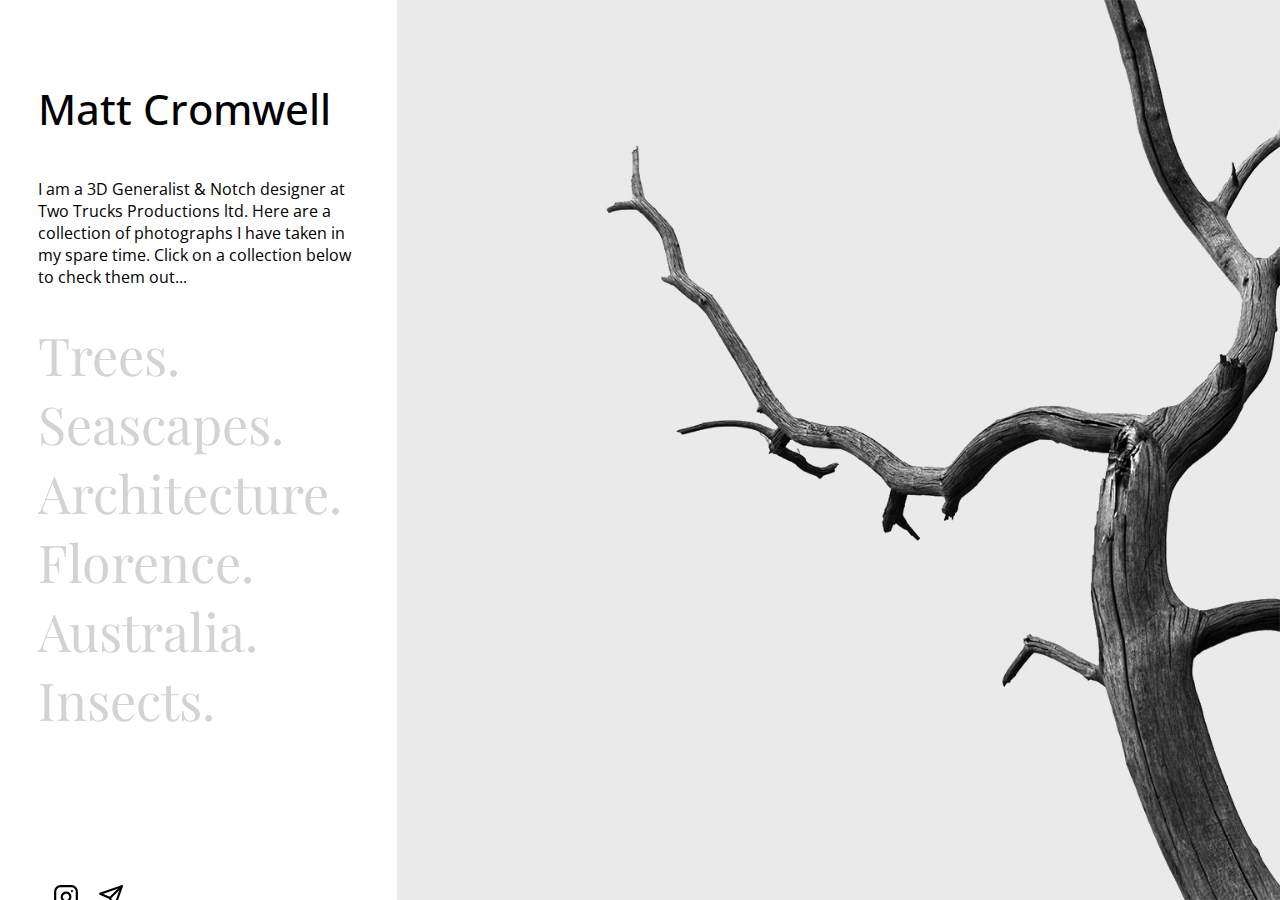
<file: index.html>
<!DOCTYPE html>
<html lang="en">
  <head>
    <meta charset="UTF-8" />
    <link rel="stylesheet" href="static/css/styles.css" />
    <link
      href="https://fonts.googleapis.com/css2?family=Playfair+Display:wght@700&family=Open+Sans&display=swap"
      rel="stylesheet"
    />
    <link rel="apple-touch-icon" sizes="180x180" href="/apple-touch-icon.png" />
    <link rel="icon" type="image/png" sizes="32x32" href="/favicon-32x32.png" />
    <link rel="icon" type="image/png" sizes="16x16" href="/favicon-16x16.png" />
    <link rel="manifest" href="/site.webmanifest" />
    <meta name="msapplication-TileColor" content="#da532c" />
    <meta name="theme-color" content="#ffffff" />
    <meta name="viewport" content="width=device-width, initial-scale=1.0" />
    <title>Matt Cromwell - Photography</title>
  </head>
  <body>
    <section class="home-page">
      <div class="main-info">
        <img src="static/img/icons/x.svg" alt="" class="mobile-menu-close" />
        <div style="display: flex">
          <h1 class="name-home"><a href="index.html">Matt Cromwell</a></h1>
        </div>
        <p class="about">
          I am a 3D Generalist & Notch designer at Two Trucks Productions ltd.
          Here are a collection of photographs I have taken in my spare time.
          Click on a collection below to check them out...
        </p>
        <ul class="projects">
          <li class="home-project-title" onclick="CollectionSelection(this);">
            Trees.
          </li>
          <li class="home-project-title" onclick="CollectionSelection(this);">
            Seascapes.
          </li>
          <li class="home-project-title" onclick="CollectionSelection(this);">
            Architecture.
          </li>
          <li class="home-project-title" onclick="CollectionSelection(this);">
            Florence.
          </li>
          <li class="home-project-title" onclick="CollectionSelection(this);">
            Australia.
          </li>
          <li class="home-project-title" onclick="CollectionSelection(this);">
            Insects.
          </li>
        </ul>
        <div class="social-ico-container">
          <a href="https://www.instagram.com/mattcrom15/"
            ><img
              src="static/img/icons/instagram.svg"
              alt=""
              width="26px"
              height="26px"
              class="socials-ico"
          /></a>
          <a href="mailto: mattcromwell@gmail.com"
            ><img
              src="static/img/icons/send.svg"
              alt=""
              width="26px"
              height="26px"
              class="socials-ico"
          /></a>
        </div>
      </div>
      <img src="static/img/icons/menu.svg" alt="" class="mobile-hamburger" />
      <div>
        <div class="collection-items"></div>
        <div class="overlay">
          <div class="collection-progress">
            <img src="static/img/white-camera-spin-front.gif" alt="" />
            <!-- <div id="myProgress">
                    <div id="slider-progress"></div>
                  </div> -->
          </div>
        </div>
      </div>
      <div class="hero-image">
        <img src="static/img/tree-hero.jpg" class="tree" />
      </div>
      <div class="solo-image-box" status="closed">
        <img
          src="static/img/icons/x.svg"
          alt=""
          class="close-ico"
          width="46px"
          height="46px"
        />
        <div class="solo-content">
          <div class="solo-image-container"></div>
          <div class="solo-text">
            <h1 id="image-title"></h1>
            <div class="Prints-info">
              <h2>Prints</h2>
              <p>Art Prints</p>
              <ul style="padding: 0">
                <li style="padding: 0">8inch X 10inch - £25</li>
                <li style="padding: 0">12inch X 16inch - £35</li>
              </ul>
              <p>Framed Prints</p>
              <ul style="padding: 0">
                <li style="padding: 0">8inch X 10inch - £35</li>
                <li style="padding: 0">12inch X 16inch - £45</li>
              </ul>
            </div>
            <p style="font-style: italic">
              If you wish to purchase a print of this photograph, please email
              me with the name and size.
            </p>
            <a href="mailto: mattcromwell@gmail.com"
              ><button class="btn-buy">Contact</button></a
            >
          </div>
        </div>
      </div>
    </section>
    <div class="gif-loader">
      <img src="static/img/white-camera-spin-front.gif" alt="" />
    </div>
    <script src="static/js/script.js"></script>
  </body>
</html>
</file>
<file: static/css/styles.css>
body {
  background-color: #eaeaea;
  margin: 0;
  padding: 0;
  -webkit-animation: modalopen 1.5s;
  -moz-animation: modalopen 1.5s;
  -ms-animation: modalopen 1.5s;
  -o-animation: modalopen 1.5s;
  animation: modalopen 1.5s;
}

html {
  scroll-behavior: smooth;
}

.gif-loader {
  position: fixed;
  top: 0;
  left: 0;
  background: #eaeaea;
  z-index: 1000000;
  width: 100%;
  height: 100%;
  display: flex;
  justify-content: center;
  align-items: center;
  transition: 1s ease-in-out;
}

.btn-buy {
  border-style: none;
  background-color: rgb(31, 31, 31);
  color: white;
  padding: 15px 20px;
  cursor: pointer;
  border: 1px solid white;
  transition: 0.3s ease-in-out;
}

.btn-buy:hover {
  background: white;
  color: black;
  border: 1px solid white;
}

h1 {
  font-family: 'Playfair Display', serif;
  font-weight: 500;
  margin: 0;
  padding: 0;
  font-size: 70px;
}

h2,
h3,
p,
li {
  font-family: 'Open Sans', sans-serif;
}

li {
  list-style: none;
}

a {
  color: black;
  text-decoration: none;
}

.home-page {
  display: flex;
}

header {
  position: absolute;
  display: flex;
  width: 25%;
}

.name,
.name-home {
  font-size: 24px;
  font-family: 'Open Sans', sans-serif;
  margin: 16px 0;
  margin-right: 55%;
  /* margin-left: 5%; */
  padding-left: 5%;
  width: 100%;
}

.name-home {
  margin-right: 0;
  font-size: 42px;
  padding-left: 0;
  width: 100%;
}

.menu-ico {
  padding-right: 15px;
  padding-top: 15px;
  cursor: pointer;
}

.menu {
  float: right;
  display: flex;
  margin-right: 15%;
}

.sub-menu-container {
  margin-right: 40%;
}

.menu-item {
  margin-right: 40%;
  text-decoration: none;
  list-style: none;
  cursor: pointer;
  transition: 0.2s ease-in-out;
}

.menu-item:hover {
  color: rgb(88, 88, 88);
  transform: translateY(-3px);
}

.main-info {
  position: fixed;
  z-index: 100;
  width: 25%;
  height: 100vh;
  /* margin-left: 5%; */
  padding-left: 3%;
  padding-top: 5%;
  padding-right: 3%;
  /* margin-top: 15%; */
  background-color: white;
}

.about {
  padding: 0;
  margin-top: 25px;
  margin-bottom: 10%;
  width: 100%;
}

.projects {
  list-style: none;
  padding: 0;
  margin: 0;
}

.home-project-title {
  cursor: pointer;
  transition: 0.5s ease-in-out;
  font-size: 52px;
  list-style: none;
  text-decoration: none;
  font-family: 'Playfair Display', serif;
  font-weight: 300;
  color: rgb(211, 211, 211);
}

.home-project-title-active {
  cursor: pointer;
  transition: 0.5s ease-in-out;
  font-size: 52px;
  list-style: none;
  text-decoration: none;
  font-family: 'Playfair Display', serif;
  font-weight: 500;
}

.home-project-title:hover {
  margin-left: 10px;
  color: rgb(0, 0, 0);
}
.hero-image {
  max-height: 100%;
  float: right;
  position: absolute;
  right: 0;
}
.tree {
  float: right;
  padding: 0;
  margin: 0;
  overflow: hidden;
  width: 100vh;
  height: auto;
}
.portrait-photo {
  width: 33%;
  height: auto;
  padding: 5px;
  cursor: pointer;
  transition: 0.3s ease-in-out;
  background: none;
  filter: contrast(90%);
}

.mobile-menu-close {
  display: none;
}

.portrait-photo:hover {
  /* transform: translateY(-10px); */
  /* background-color: rgb(228, 228, 228); */

  filter: contrast(100%);
}

#myProgress {
  width: 100%;
  background-color: white;
}

#slider-progress {
  width: 1%;
  height: 15px;
  background-color: rgb(42, 42, 42);
  transition: 0.3s ease-in-out;
}

.collection-progress {
  padding-left: 35%;
}

.carousel-frame {
  overflow: hidden;
  overflow-x: scroll;
}

.images-carasel {
  display: flex;
  transition: 1s ease-in-out;
}

.arrows {
  cursor: pointer;
  position: absolute;
}

#prev {
  top: 50%;
  left: 2%;
  transition: 0.5s ease-in-out;
  /* -webkit-filter: drop-shadow(2px 2px 2px rgba(34, 34, 34, 0.534));
    filter: drop-shadow(2px 2px 2px rgba(34, 34, 34, 0.534)); */
}

#next {
  top: 50%;
  right: 2%;
  transition: 0.5s ease-in-out;
  /* -webkit-filter: drop-shadow(2px 2px 2px rgba(34, 34, 34, 0.534));
    filter: drop-shadow(2px 2px 2px rgba(34, 34, 34, 0.534)); */
}

#prev:hover {
  filter: invert(48%);
}

#next:hover {
  filter: invert(48%);
}

.images-section {
  padding-top: 125px;
}

.pano {
  max-width: 90%;
  padding: 50px;
  height: auto;
}

.collection-items {
  display: grid;
  grid-template-columns: 50% 50%;
  column-gap: 15px;
  row-gap: 15px;
  padding: 15px;
  margin: 15px;
  /* padding-top: 150px; */
  padding-left: 30.3%;
  transition: 0.3s ease-in-out;
}

.collection-item {
  width: 100%;
  height: auto;
  background: white;
  text-align: center;
  align-items: center;
  background-repeat: no-repeat;
  background-size: cover;
  background-position: center;
  /* filter: saturate(0); */
  cursor: pointer;
  transition: 0.3s ease-in-out;
}
.collection-item:hover {
  filter: opacity(0.6);
}
.collection-item-title {
  font-size: 136px;
}

.collection-item-title-white {
  color: #fff;
}

.collections-hero-image {
  width: 100%;
  height: auto;
}

.social-ico-container {
  margin-top: 150px;
}

/*  keyframes */
@keyframes modalopen {
  from {
    opacity: 0;
  }
  to {
    opacity: 1;
  }
}

.solo-image-box {
  width: 100%;
  height: 100vh;
  opacity: 0;
  position: fixed;
  background: rgb(31, 31, 31);
  transition: 0.5s ease-in-out;
  transform: translateX(-500px);
  pointer-events: none;
}

.solo-image-container {
  width: 50%;
  margin: 0;
  padding: 0;
}

.solo-content {
  padding-top: 7%;
  padding-left: 31%;
  color: white;
  display: flex;
}

.solo-image {
  width: 100%;
  height: auto;
  padding: 35px;
  opacity: 0;
  transform: translateY(-15px);
  transition: 1s ease-in-out;
}

.solo-text {
  text-align: center;
  opacity: 0;
  padding-left: 6%;
  padding-right: 8%;
  padding-top: 10%;
  transition: 1s ease-in-out;
}

.close-ico {
  position: absolute;
  top: 5%;
  right: 5%;
  cursor: pointer;
  transition: 0.2s ease-in-out;
  filter: invert(1);
}

.close-ico:hover {
  filter: invert(0.6);
}

.socials-ico {
  margin-left: 15px;
  cursor: pointer;
  transition: 0.2s ease-in-out;
}

.socials-ico:hover {
  filter: invert(0.8);
}

.overlay {
  opacity: 1;
  background: #eaeaea;
  width: 100%;
  height: 100vh;
  position: fixed;
  top: 0;
  left: 0;
  transition: 0.5s ease-in-out;
  pointer-events: none;
  display: flex;
  justify-content: center;
  align-items: center;
}

.overlay img {
  filter: brightness(1.2);
}

/* tablet styles */

@media (max-width: 1150px) {
  .home-project-title,
  .home-project-title-active {
    font-size: 36px;
  }

  .name-home {
    font-size: 36px;
  }

  .about {
    font-size: 14px;
  }
}

@media (max-height: 826px) {
  .social-ico-container {
    margin-top: 15%;
  }
}

/* mobile styles */

@media (max-width: 500px) {
  .hero-image {
    opacity: 0;
    display: none;
  }

  .name-home {
    margin-top: 34px;
  }

  .mobile-hamburger {
    opacity: 0;
    pointer-events: none;
    position: absolute;
    top: 3%;
    right: 7%;
    z-index: 1000;
    transition: 0.3s ease-in-out;
    cursor: pointer;
  }

  .mobile-menu-close {
    opacity: 0;
    pointer-events: none;
    display: block;
    position: absolute;
    top: 2.9%;
    right: 9.7%;
    z-index: 1000;
    transition: 0.3s ease-in-out;
  }

  .main-info {
    width: 100vw;
    text-align: center;
    padding: 0;
    overflow: auto;
    transition: 0.3s ease-in-out;
  }

  .about {
    margin: 0;
    padding: 0;
    width: 100%;
    text-align: center;
    margin-bottom: 15%;
    font-size: 16px;
  }

  .social-ico-container {
    margin-top: 25px;
  }

  .solo-content {
    padding-left: 0;
    display: block;
    overflow: auto;
    max-height: 90%;
  }

  .solo-text {
    padding-top: 3%;
  }

  .solo-image-container {
    width: 80%;
    justify-content: center;
    align-items: center;
    margin: 0;
    padding: 0;
    padding-top: 15px;
  }

  #image-title {
    font-size: 32px;
  }

  .solo-image {
    width: 100%;
    padding-bottom: 0px;
    pointer-events: none;
  }

  .close-ico {
    width: 24px;
    height: 24px;
  }

  .collection-items {
    grid-template-columns: 100%;
    padding-left: 15px;
    padding-top: 50px;
  }

  .overlay img {
    padding-left: 0;
  }

  .collection-progress {
    padding-left: 0;
  }

  .Prints-info ul {
    padding: 0;
  }
}
</file>
